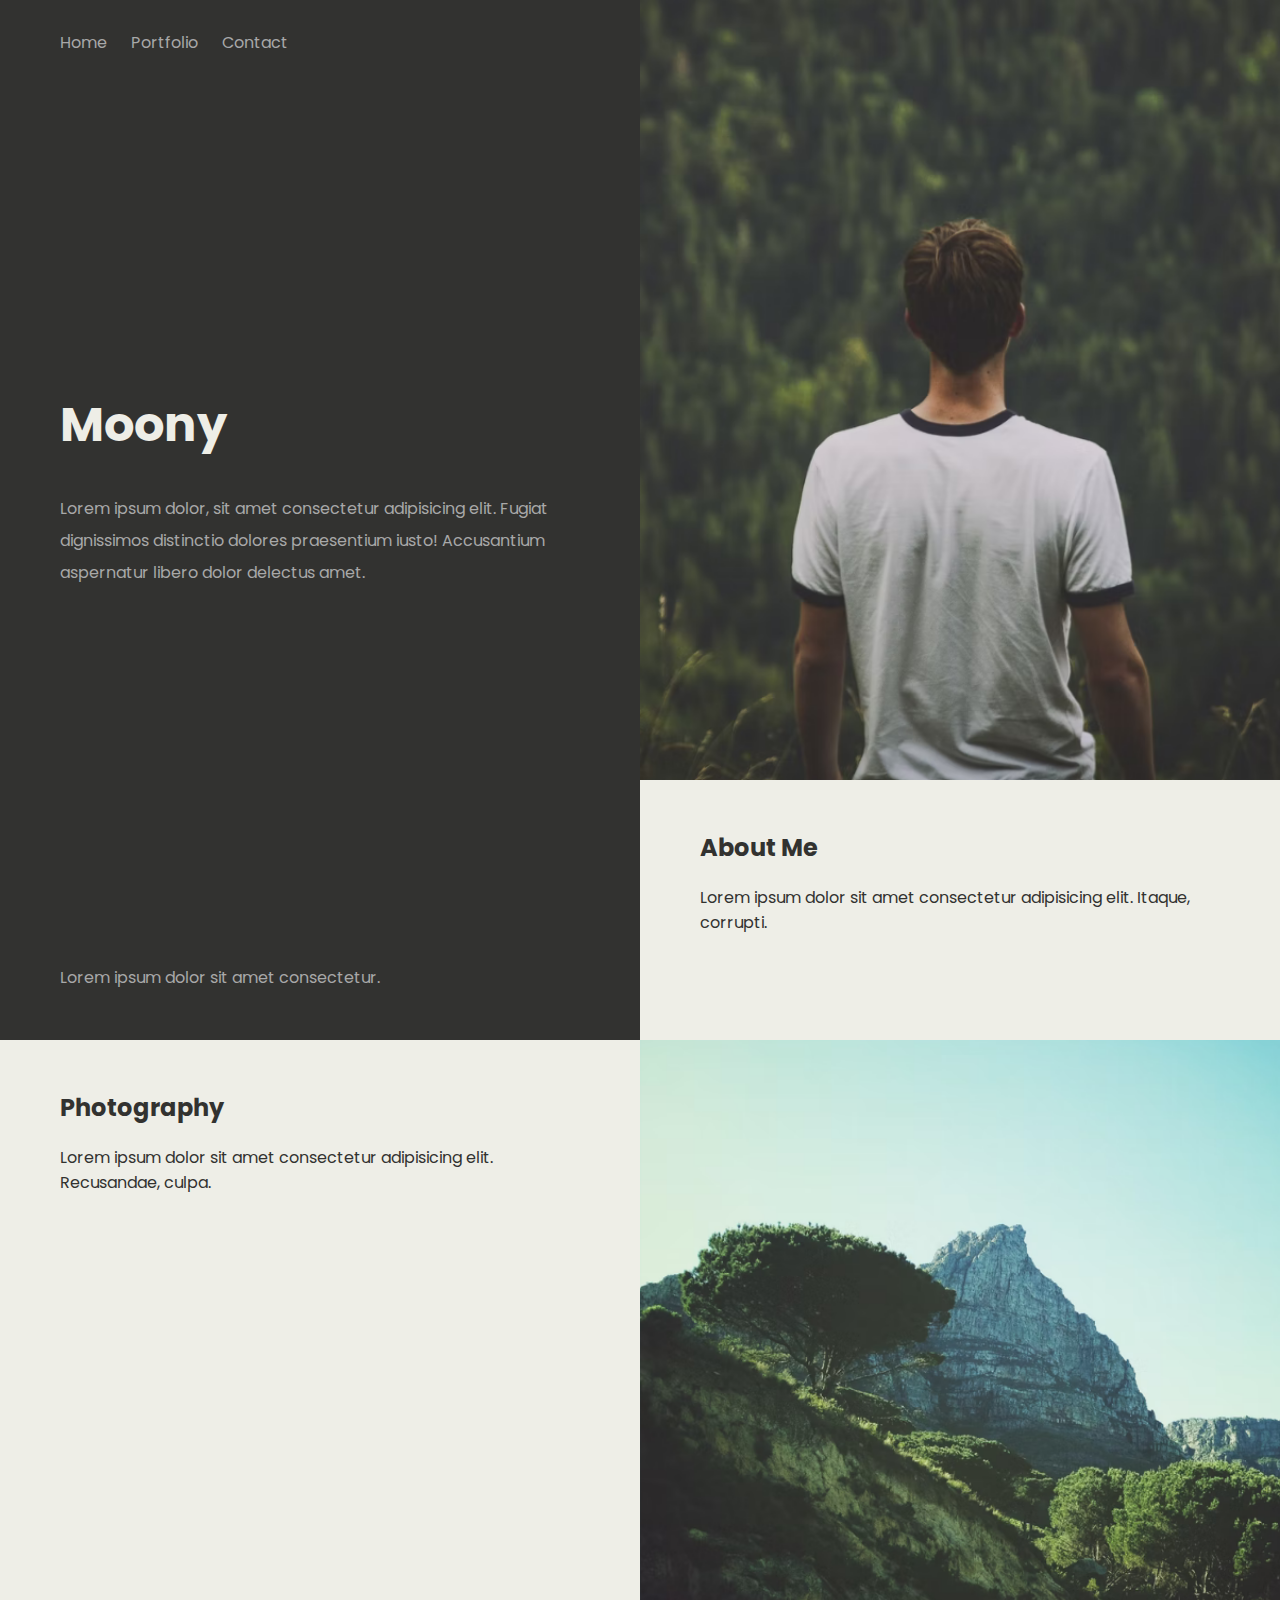
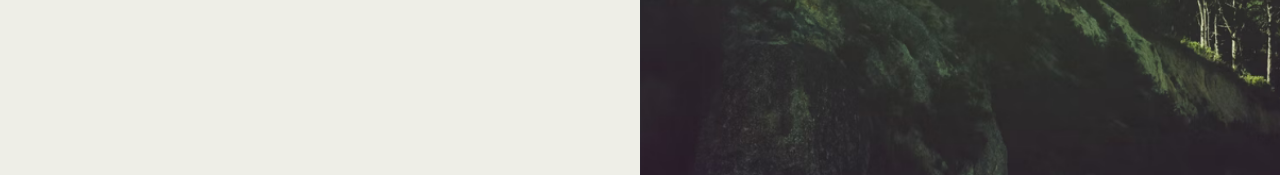
<file: 06_Full-width-layout/index.html>
<!DOCTYPE html>
<html lang="en">

<head>
  <meta charset="UTF-8">
  <meta http-equiv="X-UA-Compatible" content="IE=edge">
  <meta name="viewport" content="width=device-width, initial-scale=1.0">
  <title>Portfolio Full-Screen</title>
  <link rel="stylesheet" href="style.css">
</head>

<body>
  <main>
    <div class="panel welcome">
      <nav>
        <a href="">Home</a>
        <a href="">Portfolio</a>
        <a href="">Contact</a>
      </nav>
      <div>
        <h1>Moony</h1>
        <p>Lorem ipsum dolor, sit amet consectetur adipisicing elit. Fugiat dignissimos distinctio dolores praesentium
          iusto! Accusantium aspernatur libero dolor delectus amet.</p>
      </div>
      <footer>
        <p>Lorem ipsum dolor sit amet consectetur.</p>
      </footer>
    </div>
    <div class="panel about">
      <img src="img/1.png" alt="main pic">
      <div class="text">
        <h2>About Me</h2>
        <p>Lorem ipsum dolor sit amet consectetur adipisicing elit. Itaque, corrupti.</p>
      </div>
    </div>
    <div class="panel photos">
      <div class="text">
        <h2>Photography</h2>
        <p>Lorem ipsum dolor sit amet consectetur adipisicing elit. Recusandae, culpa.</p>
      </div>
      <img src="img/2.png" alt="landscape pic">
    </div>
  </main>
</body>

</html>
</file>
<file: 06_Full-width-layout/style.css>
@import url('https://fonts.googleapis.com/css2?family=Poppins:wght@200;400;500;600;800&family=VT323&display=swap');

body {
  margin: 0;
  font-family: "Poppins";
}

main {
  display: grid;
  grid-template-columns: repeat(3, 1fr);
  min-height: 100%;
}

.panel {
  display: grid;
  grid-template-columns: 1fr;
}

.panel .text {
  background: #eeeee7;
  color: #323230;
  padding: 30px 60px;
}

/* welcome panel */
.panel.welcome {
  background: #323230;
  padding: 30px 60px;
  grid-auto-rows: 1fr;
}

.panel.welcome nav a {
  color: #a8a8a8;
  text-decoration: none;
  margin-right: 20px;
}

.panel.welcome p {
  color: #a8a8a8;
  max-width: 540px;
  line-height: 2em;
}

.panel.welcome h1 {
  color: #eeeee7;
  font-size: 3em;
}

.panel.welcome footer {
  align-self: end;
}

/* about panel */
.panel.about {
  grid-template-rows: 3fr 1fr;
  overflow: hidden;
}

.panel.about img {
  min-height: 100%;
  min-width: 100%;
}

/* photos panel */
.panel.photos {
  grid-template-rows: 1fr 3fr;
  overflow: hidden;
}

.panel.photos img {
  min-height: 100%;
  min-width: 100%;
}

@media screen and (max-width: 1400px) {
  main {
    grid-template-columns: repeat(2, 1fr);
  }

  .panel.photos {
    grid-column: span 2;
    grid-template-columns: repeat(2, 1fr);
    grid-template-rows: 1fr;
  }
}

@media screen and (max-width: 960px) {
  main {
    grid-template-columns: 1fr;
    grid-template-rows: 500px 400px 400px;
  }

  .panel.about {
    grid-column: span 2;
    grid-template-columns: repeat(2, 1fr);
    grid-template-rows: 1fr;
  }

  .panel img {
    width: 100%;
  }
}

@media screen and (max-width: 680px) {
  main {
    grid-template-rows: 700px 600px 600px;
  }

  .panel.about,
  .panel.photos {
    grid-column: span 1;
    grid-template-columns: 1fr;
    grid-template-rows: repeat(2, 1fr);
    border-bottom: 1px solid #dcdcd0;
  }

  .panel img {
    width: 100%;
  }
}
</file>
